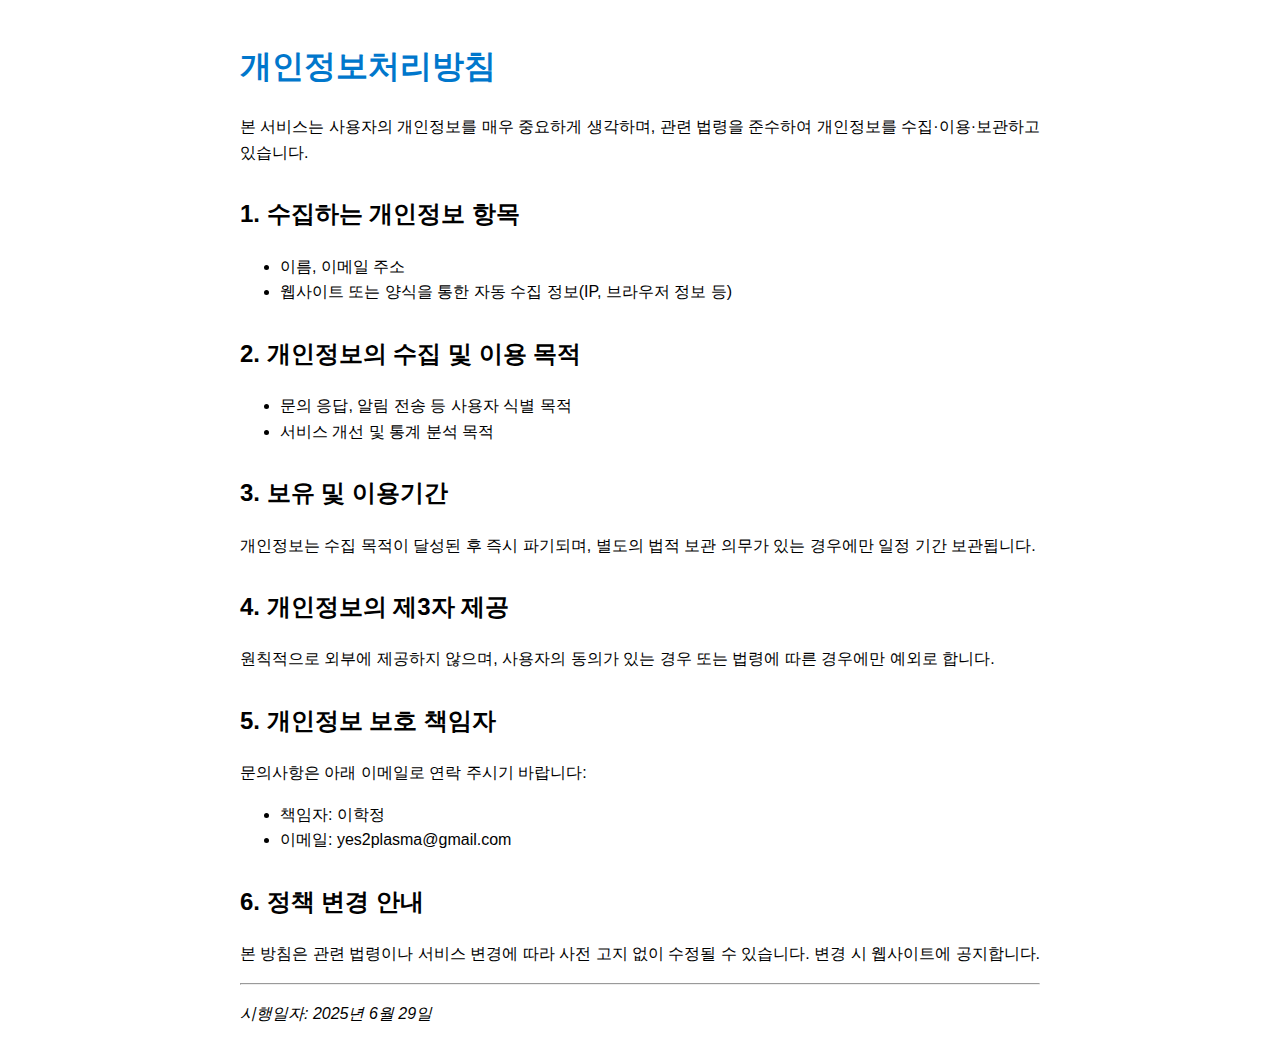
<file: privacy.html>
<!-- privacy.html -->
<!DOCTYPE html>
<html lang="ko">
<head>
  <meta charset="UTF-8" />
  <meta name="viewport" content="width=device-width, initial-scale=1.0" />
  <title>개인정보처리방침</title>
  <style>
    body { font-family: sans-serif; line-height: 1.6; padding: 20px; max-width: 800px; margin: auto; }
    h1 { color: #0077cc; }
    h2 { margin-top: 30px; }
  </style>
</head>
<body>
  <h1>개인정보처리방침</h1>
  <p>본 서비스는 사용자의 개인정보를 매우 중요하게 생각하며, 관련 법령을 준수하여 개인정보를 수집·이용·보관하고 있습니다.</p>

  <h2>1. 수집하는 개인정보 항목</h2>
  <ul>
    <li>이름, 이메일 주소</li>
    <li>웹사이트 또는 양식을 통한 자동 수집 정보(IP, 브라우저 정보 등)</li>
  </ul>

  <h2>2. 개인정보의 수집 및 이용 목적</h2>
  <ul>
    <li>문의 응답, 알림 전송 등 사용자 식별 목적</li>
    <li>서비스 개선 및 통계 분석 목적</li>
  </ul>

  <h2>3. 보유 및 이용기간</h2>
  <p>개인정보는 수집 목적이 달성된 후 즉시 파기되며, 별도의 법적 보관 의무가 있는 경우에만 일정 기간 보관됩니다.</p>

  <h2>4. 개인정보의 제3자 제공</h2>
  <p>원칙적으로 외부에 제공하지 않으며, 사용자의 동의가 있는 경우 또는 법령에 따른 경우에만 예외로 합니다.</p>

  <h2>5. 개인정보 보호 책임자</h2>
  <p>문의사항은 아래 이메일로 연락 주시기 바랍니다:</p>
  <ul>
    <li>책임자: 이학정</li>
    <li>이메일: yes2plasma@gmail.com</li>
  </ul>

  <h2>6. 정책 변경 안내</h2>
  <p>본 방침은 관련 법령이나 서비스 변경에 따라 사전 고지 없이 수정될 수 있습니다. 변경 시 웹사이트에 공지합니다.</p>

  <hr />
  <p><em>시행일자: 2025년 6월 29일</em></p>
</body>
</html>
</file>
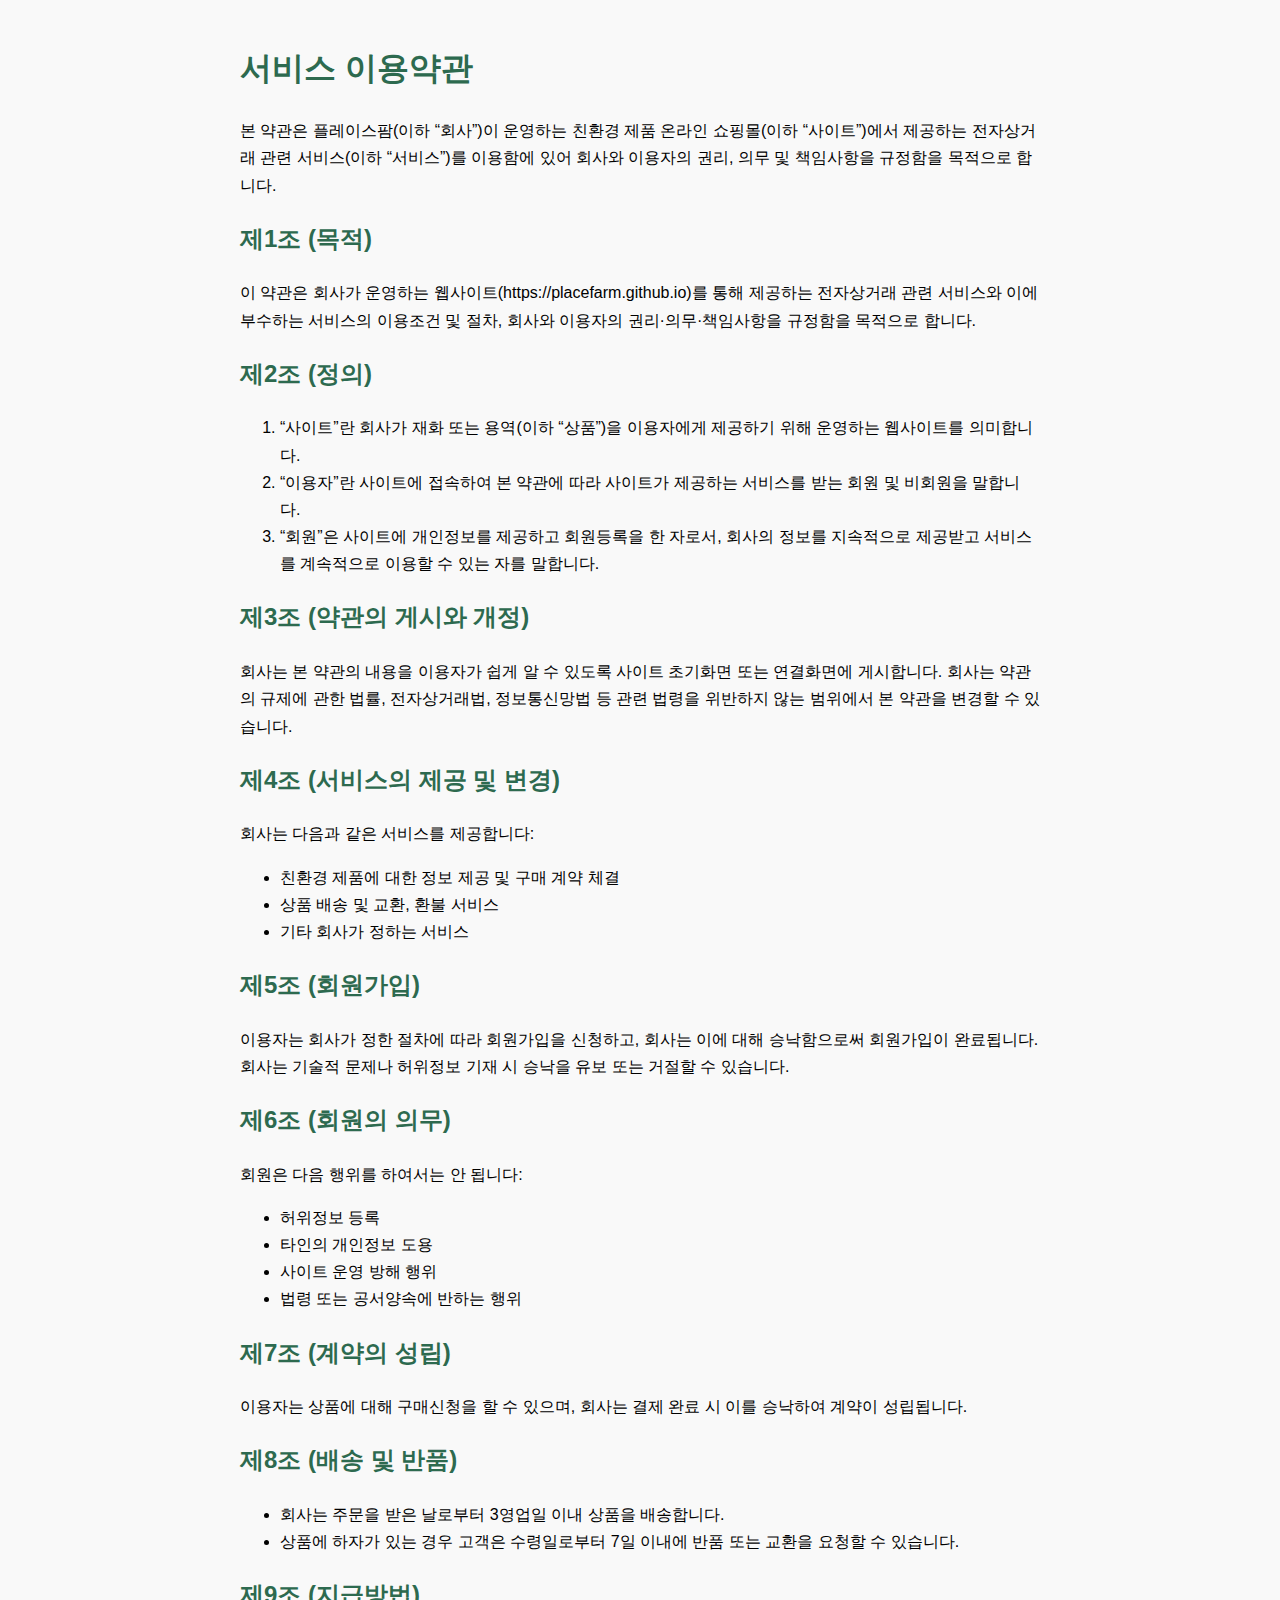
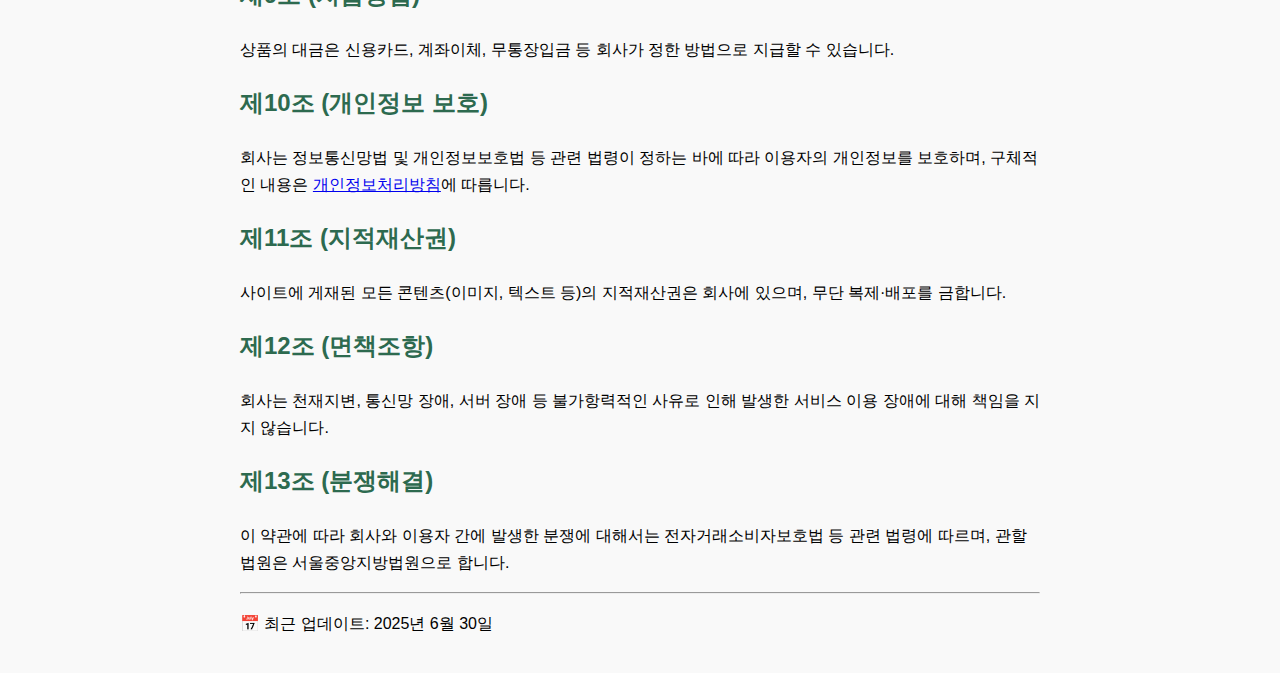
<file: terms.html>
<!DOCTYPE html>
<html lang="ko">
<head>
  <meta charset="UTF-8">
  <title>서비스 이용약관 | 플레이스팜</title>
  <meta name="viewport" content="width=device-width, initial-scale=1.0">
  <style>
    body { font-family: "Noto Sans KR", sans-serif; line-height: 1.7; padding: 20px; max-width: 800px; margin: auto; background: #f9f9f9; }
    h1, h2, h3 { color: #2d6a4f; }
  </style>
</head>
<body>
  <h1>서비스 이용약관</h1>
  <p>본 약관은 플레이스팜(이하 “회사”)이 운영하는 친환경 제품 온라인 쇼핑몰(이하 “사이트”)에서 제공하는 전자상거래 관련 서비스(이하 “서비스”)를 이용함에 있어 회사와 이용자의 권리, 의무 및 책임사항을 규정함을 목적으로 합니다.</p>

  <h2>제1조 (목적)</h2>
  <p>이 약관은 회사가 운영하는 웹사이트(https://placefarm.github.io)를 통해 제공하는 전자상거래 관련 서비스와 이에 부수하는 서비스의 이용조건 및 절차, 회사와 이용자의 권리·의무·책임사항을 규정함을 목적으로 합니다.</p>

  <h2>제2조 (정의)</h2>
  <ol>
    <li>“사이트”란 회사가 재화 또는 용역(이하 “상품”)을 이용자에게 제공하기 위해 운영하는 웹사이트를 의미합니다.</li>
    <li>“이용자”란 사이트에 접속하여 본 약관에 따라 사이트가 제공하는 서비스를 받는 회원 및 비회원을 말합니다.</li>
    <li>“회원”은 사이트에 개인정보를 제공하고 회원등록을 한 자로서, 회사의 정보를 지속적으로 제공받고 서비스를 계속적으로 이용할 수 있는 자를 말합니다.</li>
  </ol>

  <h2>제3조 (약관의 게시와 개정)</h2>
  <p>회사는 본 약관의 내용을 이용자가 쉽게 알 수 있도록 사이트 초기화면 또는 연결화면에 게시합니다. 회사는 약관의 규제에 관한 법률, 전자상거래법, 정보통신망법 등 관련 법령을 위반하지 않는 범위에서 본 약관을 변경할 수 있습니다.</p>

  <h2>제4조 (서비스의 제공 및 변경)</h2>
  <p>회사는 다음과 같은 서비스를 제공합니다:</p>
  <ul>
    <li>친환경 제품에 대한 정보 제공 및 구매 계약 체결</li>
    <li>상품 배송 및 교환, 환불 서비스</li>
    <li>기타 회사가 정하는 서비스</li>
  </ul>

  <h2>제5조 (회원가입)</h2>
  <p>이용자는 회사가 정한 절차에 따라 회원가입을 신청하고, 회사는 이에 대해 승낙함으로써 회원가입이 완료됩니다. 회사는 기술적 문제나 허위정보 기재 시 승낙을 유보 또는 거절할 수 있습니다.</p>

  <h2>제6조 (회원의 의무)</h2>
  <p>회원은 다음 행위를 하여서는 안 됩니다:</p>
  <ul>
    <li>허위정보 등록</li>
    <li>타인의 개인정보 도용</li>
    <li>사이트 운영 방해 행위</li>
    <li>법령 또는 공서양속에 반하는 행위</li>
  </ul>

  <h2>제7조 (계약의 성립)</h2>
  <p>이용자는 상품에 대해 구매신청을 할 수 있으며, 회사는 결제 완료 시 이를 승낙하여 계약이 성립됩니다.</p>

  <h2>제8조 (배송 및 반품)</h2>
  <ul>
    <li>회사는 주문을 받은 날로부터 3영업일 이내 상품을 배송합니다.</li>
    <li>상품에 하자가 있는 경우 고객은 수령일로부터 7일 이내에 반품 또는 교환을 요청할 수 있습니다.</li>
  </ul>

  <h2>제9조 (지급방법)</h2>
  <p>상품의 대금은 신용카드, 계좌이체, 무통장입금 등 회사가 정한 방법으로 지급할 수 있습니다.</p>

  <h2>제10조 (개인정보 보호)</h2>
  <p>회사는 정보통신망법 및 개인정보보호법 등 관련 법령이 정하는 바에 따라 이용자의 개인정보를 보호하며, 구체적인 내용은 <a href="privacy.html">개인정보처리방침</a>에 따릅니다.</p>

  <h2>제11조 (지적재산권)</h2>
  <p>사이트에 게재된 모든 콘텐츠(이미지, 텍스트 등)의 지적재산권은 회사에 있으며, 무단 복제·배포를 금합니다.</p>

  <h2>제12조 (면책조항)</h2>
  <p>회사는 천재지변, 통신망 장애, 서버 장애 등 불가항력적인 사유로 인해 발생한 서비스 이용 장애에 대해 책임을 지지 않습니다.</p>

  <h2>제13조 (분쟁해결)</h2>
  <p>이 약관에 따라 회사와 이용자 간에 발생한 분쟁에 대해서는 전자거래소비자보호법 등 관련 법령에 따르며, 관할 법원은 서울중앙지방법원으로 합니다.</p>

  <hr>
  <p>📅 최근 업데이트: 2025년 6월 30일</p>
</body>
</html>
</file>
